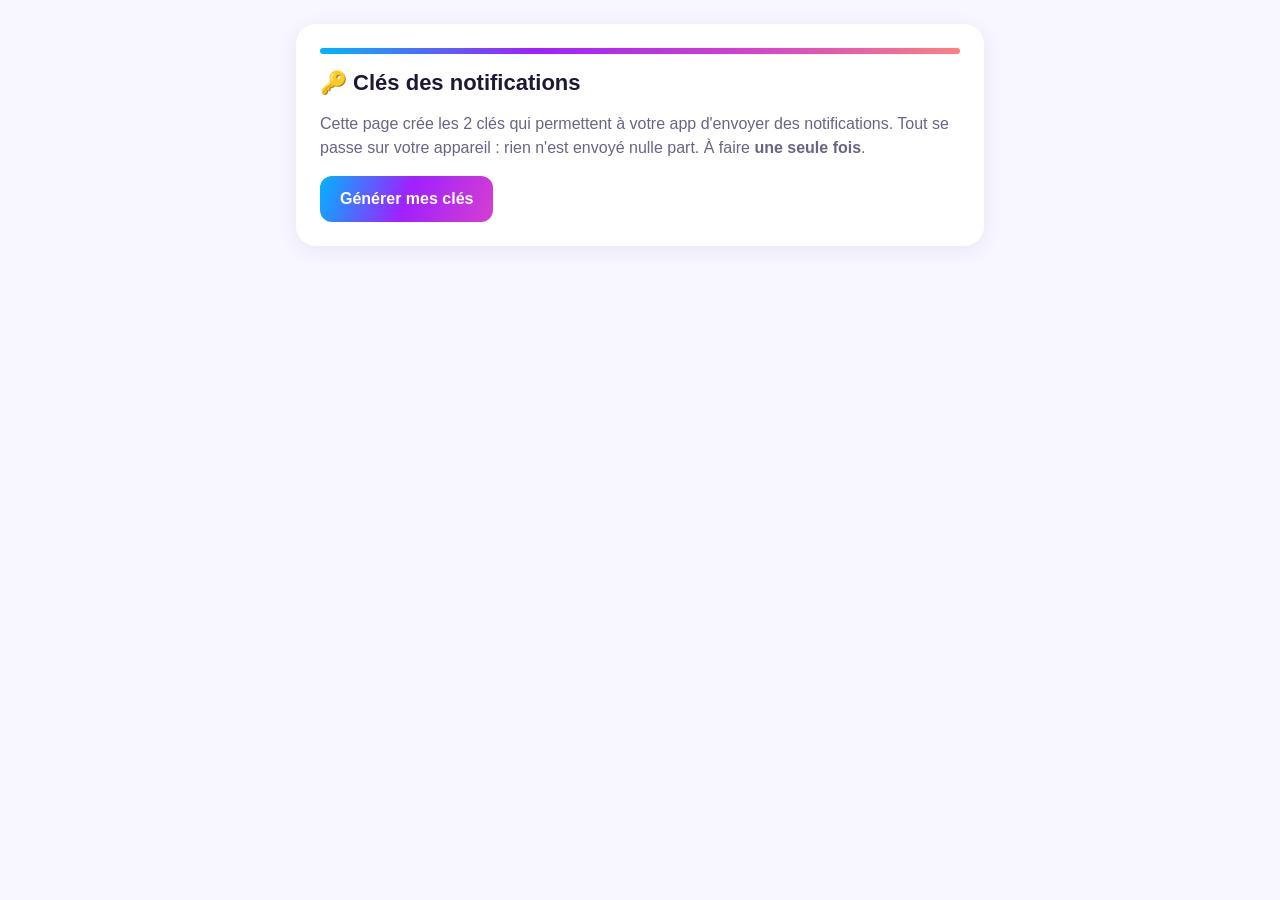
<file: cles-notifications.html>
<!DOCTYPE html>
<html lang="fr">
<head>
<meta charset="UTF-8" />
<meta name="viewport" content="width=device-width, initial-scale=1" />
<title>Clés des notifications · Fantasy Kids Events</title>
<style>
  body{font-family:-apple-system,BlinkMacSystemFont,"Segoe UI",Roboto,Arial,sans-serif;background:#f8f6ff;color:#1f1735;margin:0;padding:24px}
  .card{max-width:640px;margin:auto;background:#fff;border-radius:20px;padding:24px;box-shadow:0 4px 20px rgba(80,40,160,.08)}
  .bar{height:6px;border-radius:3px;background:linear-gradient(90deg,#00b4ff,#a020ff,#d63fd0,#ff7f7f);margin-bottom:16px}
  h1{font-size:22px;margin:0 0 8px} p{color:#6b6385;line-height:1.5}
  label{display:block;font-weight:700;margin:18px 0 6px}
  textarea{width:100%;box-sizing:border-box;font-family:ui-monospace,Menlo,monospace;font-size:13px;padding:10px;border:1px solid #ebe5f7;border-radius:12px;height:70px}
  button{border:0;border-radius:12px;padding:10px 16px;font-weight:700;cursor:pointer}
  .go{background:linear-gradient(110deg,#00b4ff,#a020ff,#d63fd0);color:#fff;font-size:16px;padding:14px 20px}
  .cp{background:#f1ecfc;color:#6a2ad6;margin-top:6px}
  .warn{background:#fff4d6;color:#7a5200;padding:10px 12px;border-radius:12px;font-size:14px}
</style>
</head>
<body>
<div class="card">
  <div class="bar"></div>
  <h1>🔑 Clés des notifications</h1>
  <p>Cette page crée les 2 clés qui permettent à votre app d'envoyer des notifications. Tout se passe sur votre appareil : rien n'est envoyé nulle part. À faire <b>une seule fois</b>.</p>
  <button class="go" id="gen">Générer mes clés</button>
  <div id="out" style="display:none">
    <label>Clé publique → dans <code>config.js</code> (VAPID_PUBLIC_KEY) <u>et</u> dans Supabase (secret VAPID_PUBLIC_KEY)</label>
    <textarea id="pub" readonly></textarea>
    <button class="cp" data-copy="pub">Copier</button>
    <label>Clé privée → seulement dans Supabase (secret VAPID_PRIVATE_KEY)</label>
    <textarea id="priv" readonly></textarea>
    <button class="cp" data-copy="priv">Copier</button>
    <p class="warn">⚠️ Gardez la clé privée secrète : ne la mettez jamais dans config.js. Si vous régénérez des clés plus tard, chacun devra réactiver les notifications.</p>
  </div>
</div>
<script>
const b64u = (buf) => btoa(String.fromCharCode(...new Uint8Array(buf))).replace(/\+/g, "-").replace(/\//g, "_").replace(/=+$/, "");
document.getElementById("gen").onclick = async () => {
  try {
    const k = await crypto.subtle.generateKey({ name: "ECDSA", namedCurve: "P-256" }, true, ["sign", "verify"]);
    const pub = await crypto.subtle.exportKey("raw", k.publicKey);
    const jwk = await crypto.subtle.exportKey("jwk", k.privateKey);
    document.getElementById("pub").value = b64u(pub);
    document.getElementById("priv").value = jwk.d;
    document.getElementById("out").style.display = "block";
  } catch (e) {
    alert("Votre navigateur bloque la génération ici. Ouvrez cette page depuis votre site Netlify (https://…/cles-notifications.html).");
  }
};
document.querySelectorAll("[data-copy]").forEach(b => b.onclick = async () => {
  const t = document.getElementById(b.dataset.copy);
  try { await navigator.clipboard.writeText(t.value); b.textContent = "Copié ✓"; }
  catch (e) { t.select(); document.execCommand("copy"); b.textContent = "Copié ✓"; }
  setTimeout(() => b.textContent = "Copier", 1500);
});
</script>
</body>
</html>
</file>
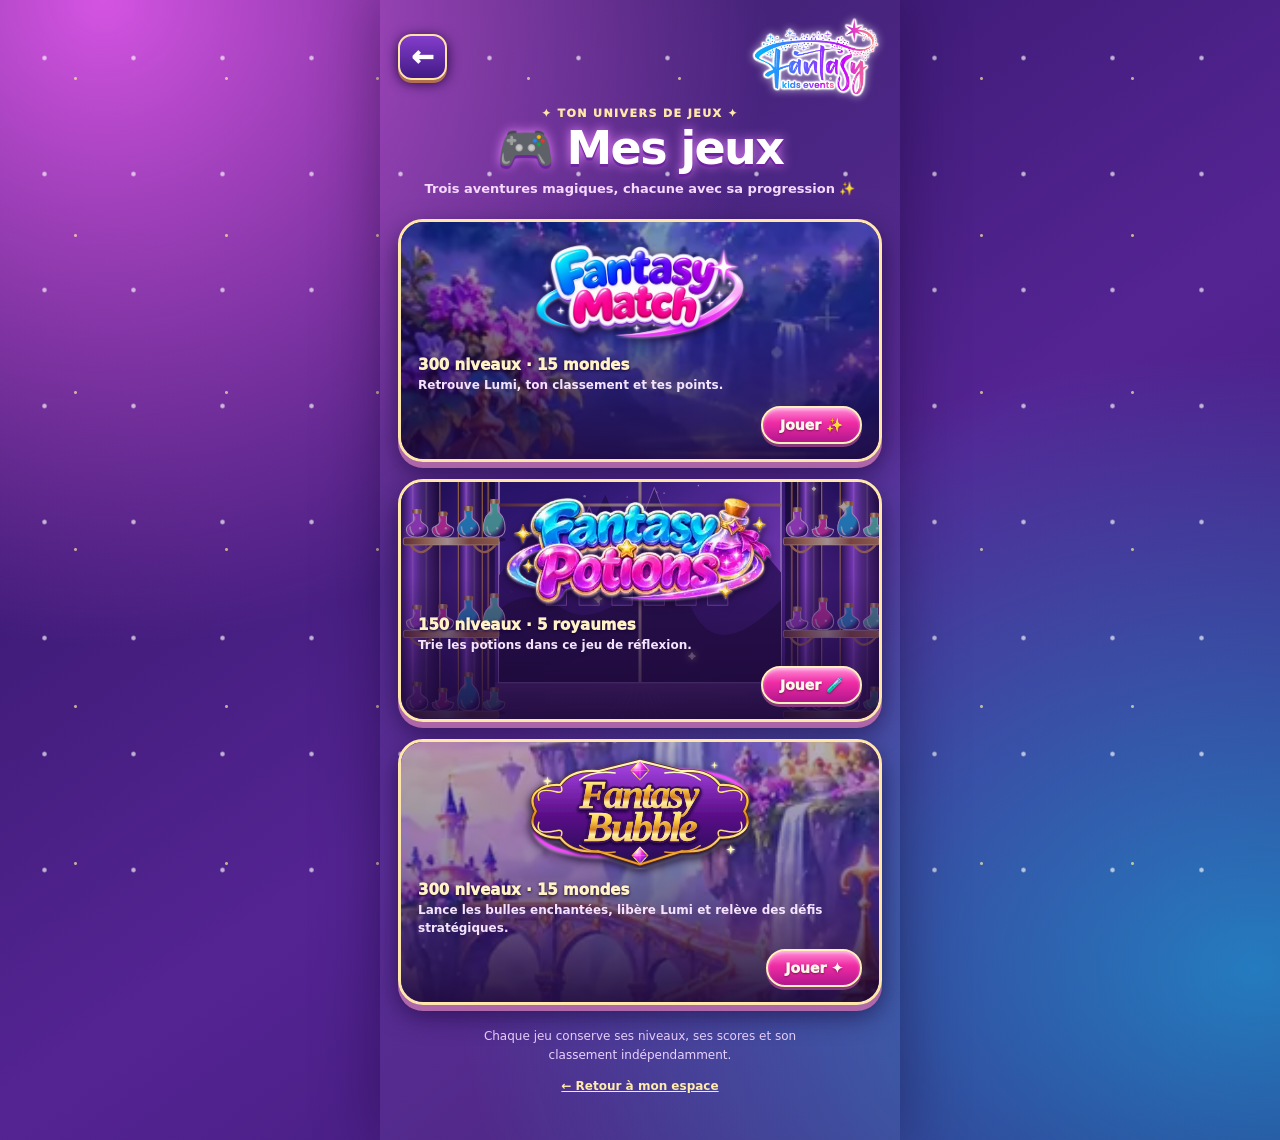
<file: mes-jeux.html>
<!doctype html>
<html lang="fr">
<head>
<meta charset="utf-8">
<meta name="viewport" content="width=device-width,initial-scale=1,viewport-fit=cover">
<meta name="theme-color" content="#25104b">
<meta name="description" content="Mes jeux — Fantasy Kids Events">
<title>Mes jeux · Fantasy Kids Events</title>
<style>
:root{font-family:system-ui,-apple-system,"Trebuchet MS",sans-serif;color:#fff;--a:#ffe7a5;--v:#3a1675}
*{box-sizing:border-box}
html{min-height:100%;background:#25104b}
body{margin:0;min-height:100svh;background:radial-gradient(ellipse at 8% 0%,#d454e2 0%,transparent 40%),radial-gradient(ellipse at 98% 85%,#15bdf099,transparent 45%),linear-gradient(145deg,#281259,#542493 55%,#36156d);overflow-x:hidden}
body::before{content:"";position:fixed;inset:0;pointer-events:none;opacity:.65;background-image:radial-gradient(circle,#fff 1.4px,transparent 3px),radial-gradient(circle,#fff8a2 1px,transparent 2px);background-size:89px 116px,151px 157px}
main{position:relative;width:min(100%,520px);margin:0 auto;min-height:100svh;padding:calc(17px + env(safe-area-inset-top)) 18px calc(32px + env(safe-area-inset-bottom));background:linear-gradient(#ffffff0a,#ffffff0d);box-shadow:0 0 60px #15052966}
header{display:flex;align-items:center;justify-content:space-between;gap:12px}
.back{border:2px solid #ffe4a8;border-radius:14px;min-width:49px;height:46px;display:grid;place-items:center;text-decoration:none;color:#fff;font-weight:1000;font-size:27px;background:linear-gradient(#843dcc,#411a84);box-shadow:0 3px 0 #b26f4f,0 3px 13px #1d063e}
.brand{width:132px;height:79px;object-fit:contain;filter:drop-shadow(0 0 1px #fff) drop-shadow(1px 0 0 #fff) drop-shadow(-1px 0 0 #fff) drop-shadow(0 1px 0 #fff) drop-shadow(0 -1px 0 #fff) drop-shadow(0 0 4px #fff9)}
.kicker{text-align:center;font-size:11px;font-weight:1000;letter-spacing:.13em;color:#ffe7aa;margin:11px 0 2px}
h1{text-align:center;font-size:clamp(32px,9vw,46px);margin:0 0 6px;line-height:1.15;letter-spacing:-.035em;color:#fff;text-shadow:0 3px 1px #6e249e,0 0 12px #e983ff}
.lead{text-align:center;color:#f6d9ff;font-size:13px;font-weight:780;margin:0 0 23px}
.games{display:grid;gap:17px}
.game{position:relative;overflow:hidden;text-decoration:none;color:#fff;display:flex;min-height:218px;align-items:stretch;border:3px solid #ffe7ab;border-radius:25px;background:linear-gradient(160deg,#33116a,#6830b0 75%,#43177f);box-shadow:0 6px 0 #af66aa,0 10px 26px #11042e99;transition:transform .18s,box-shadow .18s;isolation:isolate}
.game:hover,.game:focus-visible{transform:translateY(-3px);box-shadow:0 10px 0 #a65ca9,0 15px 26px #11042e99;outline:none}
.game::before{content:"";position:absolute;inset:0;z-index:-1;opacity:.92;background-image:linear-gradient(180deg,#19063f55,#22084e88 42%,#180434e8),url("fantasy-match-worlds-15-sprite.webp");background-size:100% 100%,1500% auto;background-position:center,var(--scene,0%) center}
.game-content{width:100%;padding:16px 17px 15px;display:flex;flex-direction:column;align-items:flex-start;justify-content:space-between;gap:8px}
.game-headline{width:100%;max-width:320px;margin:0 auto;display:block;object-fit:contain;max-height:100px;filter:drop-shadow(0 0 7px #fbaaff) drop-shadow(0 3px 4px #1d0636)}
.game strong{color:#fff2c7;font-size:15px;font-weight:1000;display:block;line-height:1.4;text-shadow:0 1px 3px #16052e}
.game small{display:block;color:#f5e4ff;font-weight:740;font-size:12px;line-height:1.5}
.game-cta{border:2px solid #fff0bd;padding:9px 17px;border-radius:100px;align-self:flex-end;font-size:14px;font-weight:1000;background:linear-gradient(#fc66d3,#b328ba);box-shadow:inset 0 2px 3px #fff6,0 3px 0 #873b7d}
.potions{--scene:7.142857%}
.potions::before{background-image:linear-gradient(180deg,#1607354f,#39145e7a 40%,#180631e6),url("fp-atelier.svg")}
.potions .game-headline{width:88%;max-height:100px}
footer{margin:22px auto 0;max-width:380px;text-align:center;color:#ecd2ff;font-size:12px;line-height:1.6}
footer a{color:#ffebad;font-weight:900}
@media(max-width:360px){main{padding-left:10px;padding-right:10px}.game{min-height:208px}.game-content{padding:12px 13px}.brand{width:105px}}
@media(prefers-reduced-motion:reduce){.game{transition:none}}

.game-headline,.potions .game-headline{width:100%;max-width:290px;height:105px;max-height:none;object-fit:contain;filter:drop-shadow(0 1px 1px #fff7) drop-shadow(0 3px 5px #160629)}
.game-content{gap:12px}
.game::before{background-repeat:no-repeat;background-position:center,var(--scene,0%) 44%}
.game-cta{background:linear-gradient(#ff8ed7,#f02da5 42%,#b3158e);color:#fff8e9;text-shadow:0 1px 2px #80165b}

.potions::before{background-size:cover,cover;background-position:center,center}
.bubble::before{background-image:linear-gradient(180deg,#13062e44,#210a4770 45%,#170530ed),url("fantasy-match-worlds-15-sprite.webp");background-size:100% 100%,1500% auto;background-position:center,28.571429% 44%}
.bubble .game-headline{width:100%;height:110px;max-height:none}
</style>
</head>
<body>
<main>
<header>
<a class="back" href="index.html?vue=mine" aria-label="Retour à mon espace">←</a>
<img class="brand" src="logo.png" alt="Fantasy Kids Events">
</header>
<p class="kicker">✦ TON UNIVERS DE JEUX ✦</p>
<h1>🎮 Mes jeux</h1>
<p class="lead">Trois aventures magiques, chacune avec sa progression ✨</p>
<section class="games" aria-label="Choisir un jeu">
<a class="game" href="fantasy-match.html?v=fluide-17" style="--scene:0%">
  <div class="game-content">
    <img class="game-headline" src="fantasy-match-logo.webp" alt="Fantasy Match">
    <div><strong>300 niveaux · 15 mondes</strong><small>Retrouve Lumi, ton classement et tes points.</small></div>
    <span class="game-cta">Jouer ✨</span>
  </div>
</a>
<a class="game potions" href="fantasy-potions.html?v=atelier-20261125-4">
  <div class="game-content">
    <img class="game-headline" src="fantasy-potions-logo-glossy.webp?v=20261125" alt="Fantasy Potions">
    <div><strong>150 niveaux · 5 royaumes</strong><small>Trie les potions dans ce jeu de réflexion.</small></div>
    <span class="game-cta">Jouer 🧪</span>
  </div>
</a>
<a class="game bubble" href="fantasy-bubble.html?v=iphone-9">
  <div class="game-content">
    <img class="game-headline" src="fantasy-bubble-logo.svg?v=royal-2" alt="Fantasy Bubble">
    <div><strong>300 niveaux · 15 mondes</strong><small>Lance les bulles enchantées, libère Lumi et relève des défis stratégiques.</small></div>
    <span class="game-cta">Jouer ✦</span>
  </div>
</a>
</section>
<footer>Chaque jeu conserve ses niveaux, ses scores et son classement indépendamment.<p><a href="index.html?vue=mine">← Retour à mon espace</a></p></footer>
</main>
</body>
</html>
</file>
